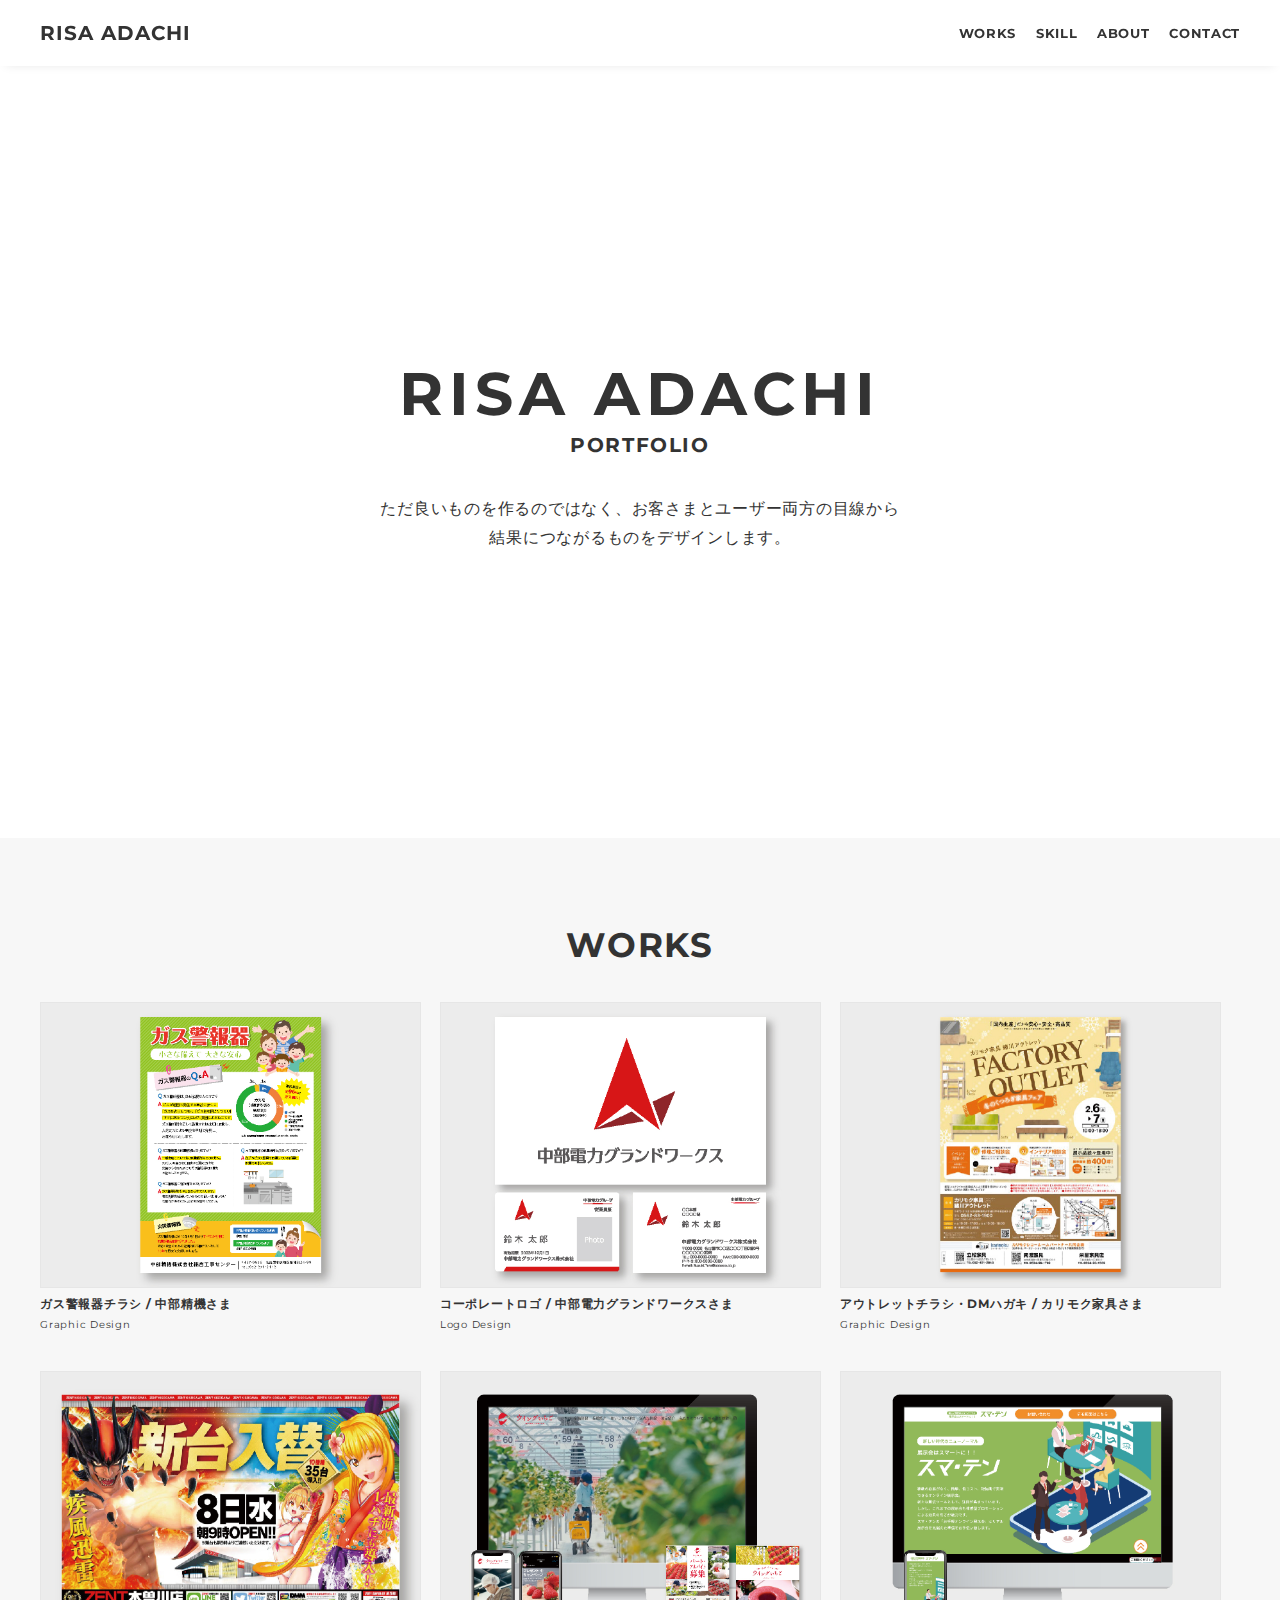
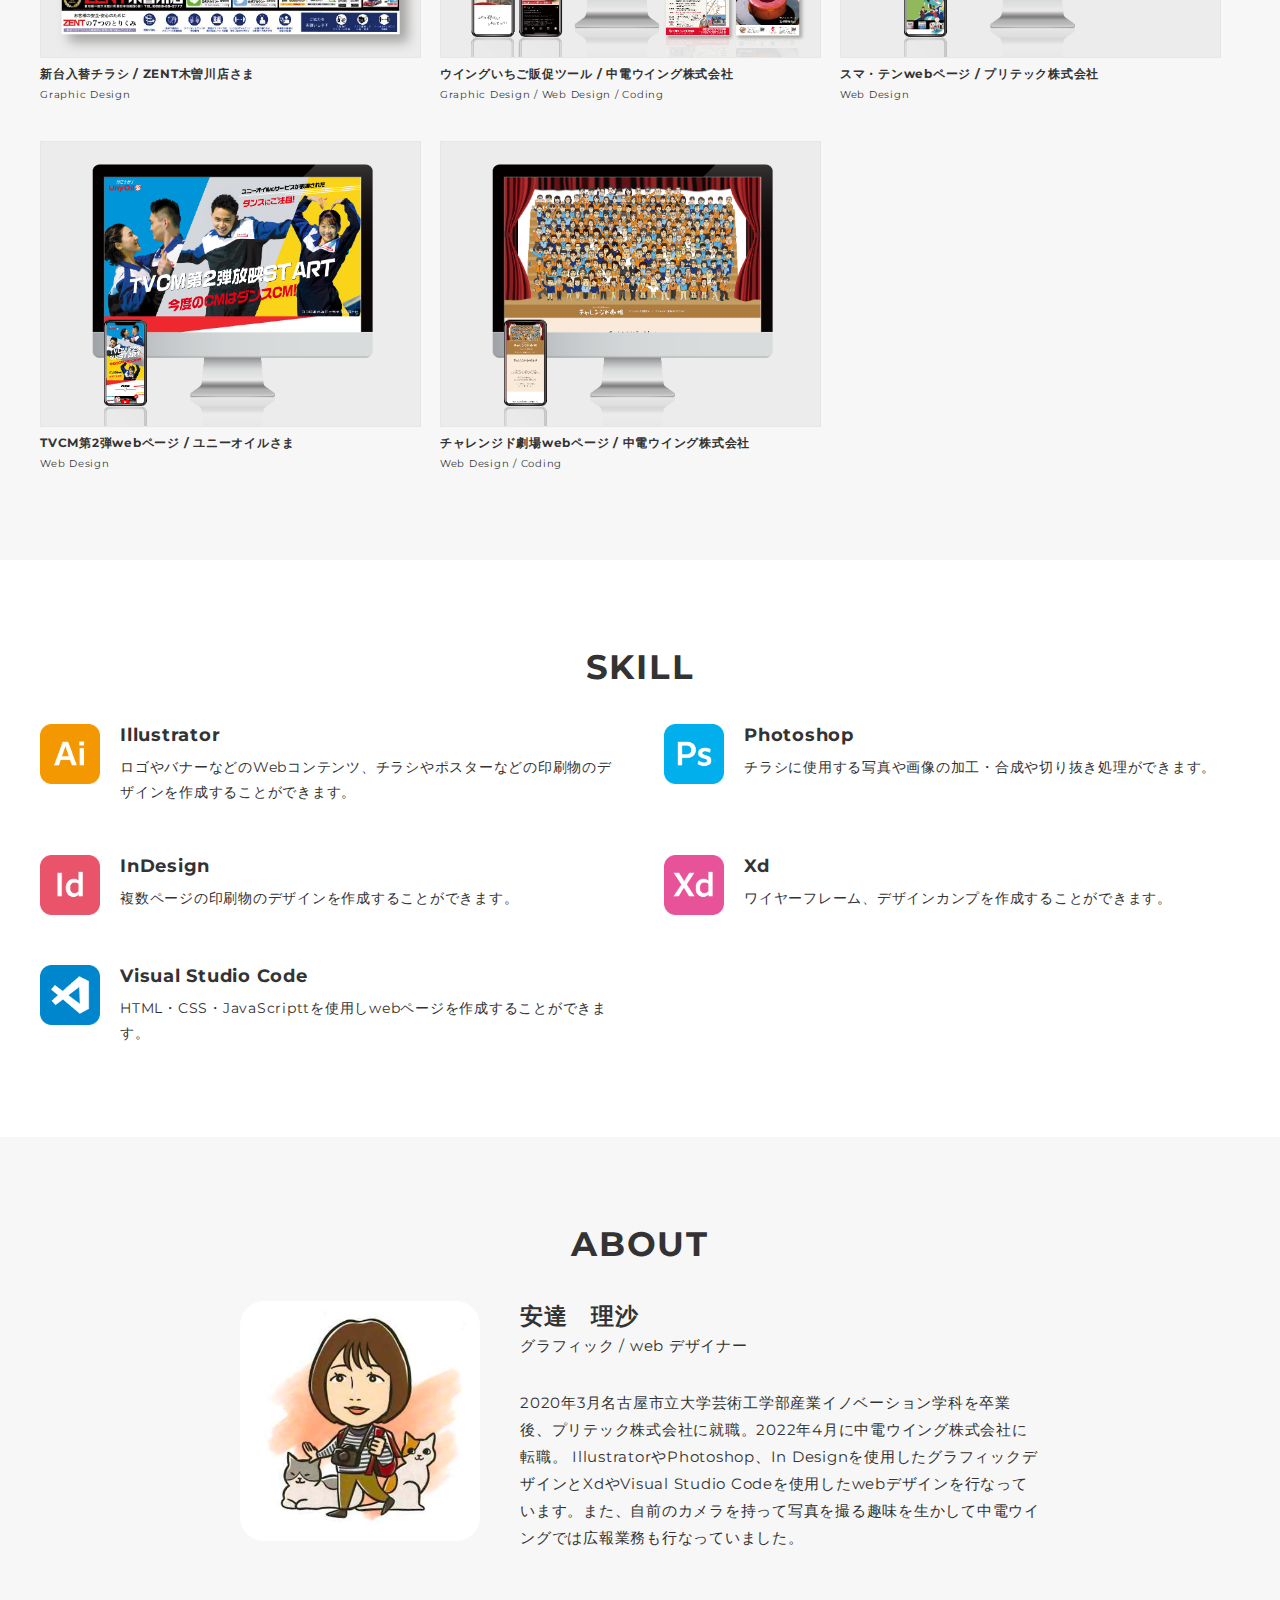
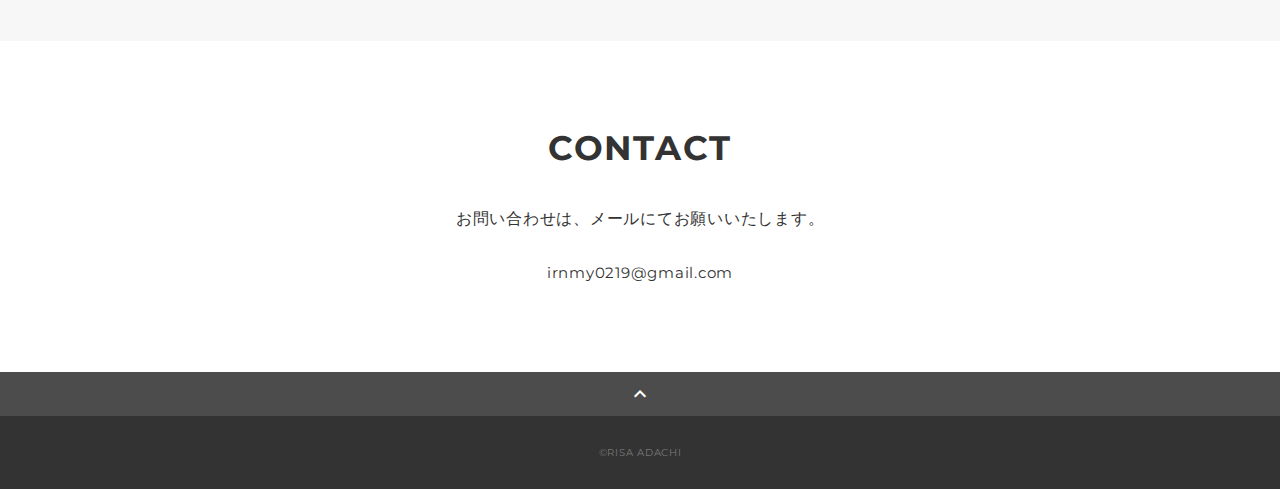
<file: index.html>
<!DOCTYPE html>
<html>

<head>
  <meta charset="utf-8">
  <meta name="viewport" content="width=device-width,initial-scale=1">
  <meta property='og:type' content='website'>
  <meta property='og:title' content='RISA ADACHI ポートフォリオ'>
  <meta property='og:url' content='URLが入る'>
  <meta property='og:description' content='RISA ADACHIのポートフォリオサイトです。'>
  <meta property="og:image" content="img/ogp.png">
  <meta name="description" content="RISA ADACHIのポートフォリオサイトです" />
  <title>RISA ADACHI PORTFOLIO</title>
  <link rel="preconnect" href="https://fonts.gstatic.com">
  <link href="https://fonts.googleapis.com/css2?family=Montserrat:wght@400;700&display=swap" rel="stylesheet">
  <link href="https://fonts.googleapis.com/css?family=Material+Icons+Outlined" rel="stylesheet">
  <link href="css/ress.css" media="all" rel="stylesheet" type="text/css" />
  <link href="css/style.css" media="all" rel="stylesheet" type="text/css" />
  <link rel="icon" href="img/favicon.png">
  <link rel=”canonical” href=”URLが入る” />
</head>

<body>
  <div class="wrapper">

    <!-- header -->
    <header class="header ">
      <div class="container">
        <h1 class="header-logo">
          <a href="./index.html">RISA ADACHI</a>
        </h1>
        <nav class="gnav">
          <ul class="gnav-list">
            <li class="gnav-item"><a href="#works">WORKS</a></li>
            <li class="gnav-item"><a href="#skill">SKILL</a></li>
            <li class="gnav-item"><a href="#about">ABOUT</a></li>
            <li class="gnav-item"><a href="#contact">CONTACT</a></li>
          </ul>
        </nav>
      </div>
    </header>
    <!-- /header -->

    <main class="content">

      <!-- mv -->
      <div class="mv">
        <div class="mv-container">
          <p class="mv-title">RISA ADACHI</p>
          <p class="mv-subtitle">PORTFOLIO</p>
          <p class="mv-text">
            ただ良いものを作るのではなく、<br class="sp-only">お客さまとユーザー両方の目線から<br>
            結果につながるものを<br class="sp-only">デザインします。<br>
          </p>
        </div>
      </div>
      <!-- /mv -->

      <!-- works -->
      <section class="works section" id="works">
        <div class="container">
          <h2 class="title">WORKS</h2>
          <div class="works-list">
            <a class="works-item" href="work1.html">
              <div class="works-img"><img src="img/work-01.jpg" alt="中部精機" /></div>
              <p class="works-name">ガス警報器チラシ / 中部精機さま</p>
              <p class="works-info">Graphic Design</p>
            </a>
            <a class="works-item" href="work2.html">
              <div class="works-img"><img src="img/work-02.jpg" alt="中部電力グランドワークス" /></div>
              <p class="works-name">コーポレートロゴ / 中部電力グランドワークスさま</p>
              <p class="works-info">Logo Design</p>
            </a>
            <a class="works-item" href="work3.html">
              <div class="works-img"><img src="img/work-03.jpg" alt="カリモク家具" /></div>
              <p class="works-name">アウトレットチラシ・DMハガキ / カリモク家具さま</p>
              <p class="works-info">Graphic Design</p>
            </a>
            <a class="works-item" href="work8.html">
              <div class="works-img"><img src="img/work-08.jpg" alt="ZENT木曽川店" /></div>
              <p class="works-name">新台入替チラシ / ZENT木曽川店さま</p>
              <p class="works-info">Graphic Design</p>
            </a>
            <a class="works-item" href="work7.html">
              <div class="works-img"><img src="img/work-07.jpg" alt="ウイングいちご" /></div>
              <p class="works-name">ウイングいちご販促ツール / 中電ウイング株式会社</p>
              <p class="works-info">Graphic Design / Web Design / Coding</p>
            </a>
            <a class="works-item" href="work4.html">
              <div class="works-img"><img src="img/work-04.jpg" alt="プリテック" /></div>
              <p class="works-name">スマ・テンwebページ / プリテック株式会社</p>
              <p class="works-info">Web Design</p>
            </a>
            <a class="works-item" href="work5.html">
              <div class="works-img"><img src="img/work-05.jpg" alt="ユニーオイル" /></div>
              <p class="works-name">TVCM第2弾webページ / ユニーオイルさま</p>
              <p class="works-info">Web Design</p>
            </a>
            <a class="works-item" href="work6.html">
              <div class="works-img"><img src="img/work-06.jpg" alt="チャレンジド劇場" /></div>
              <p class="works-name">チャレンジド劇場webページ / 中電ウイング株式会社</p>
              <p class="works-info">Web Design / Coding</p>
            </a>
          </div>
        </div>
      </section>
      <!-- /works -->

      <!-- skill -->
      <section class="skill section" id="skill">
        <div class="container">
          <h2 class="title">SKILL</h2>
          <div class="skill-list">
            <div class="skill-item">
              <p class="skill-img"><img src="img/icon-01.png" alt="イラレ"></p>
              <div class="skill-body">
                <h3 class="skill-name">Illustrator</h3>
                <p class="skill-text">
                  ロゴやバナーなどのWebコンテンツ、チラシやポスターなどの印刷物のデザインを作成することができます。
                </p>
              </div>
            </div>
            <div class="skill-item">
              <p class="skill-img"><img src="img/icon-02.png" alt="フォトショ"></p>
              <div class="skill-body">
                <h3 class="skill-name">Photoshop</h3>
                <p class="skill-text">
                  チラシに使用する写真や画像の加工・合成や切り抜き処理ができます。
                </p>
              </div>
            </div>
            <div class="skill-item">
              <p class="skill-img"><img src="img/icon-04.png" alt="インデ"></p>
              <div class="skill-body">
                <h3 class="skill-name">InDesign</h3>
                <p class="skill-text">
                  複数ページの印刷物のデザインを作成することができます。
                </p>
              </div>
            </div>
            <div class="skill-item">
              <p class="skill-img"><img src="img/icon-03.png" alt="Xd"></p>
              <div class="skill-body">
                <h3 class="skill-name">Xd</h3>
                <p class="skill-text">
                  ワイヤーフレーム、デザインカンプを作成することができます。
                </p>
              </div>
            </div>
            <div class="skill-item">
              <p class="skill-img"><img src="img/icon-05.png" alt="VSC"></p>
              <div class="skill-body">
                <h3 class="skill-name">Visual Studio Code</h3>
                <p class="skill-text">
                  HTML・CSS・JavaScripttを使用しwebページを作成することができます。
                </p>
              </div>
            </div>
          </div>
        </div>
      </section>
      <!-- /skill -->

      <!-- about -->
      <section class="about section" id="about">
        <div class="container">
          <h2 class="title">ABOUT</h2>
          <div class="profile">
            <p class="profile-img">
              <img src="img/my.png" alt="">
            </p>
            <div class="profile-body">
              <h2>安達　理沙</h2>
              <p>
                グラフィック / web デザイナー
              </p>
              <p>
                2020年3月名古屋市立大学芸術工学部産業イノベーション学科を卒業後、プリテック株式会社に就職。2022年4月に中電ウイング株式会社に転職。
                IllustratorやPhotoshop、In Designを使用したグラフィックデザインとXdやVisual Studio Codeを使用したwebデザインを行なっています。また、自前のカメラを持って写真を撮る趣味を生かして中電ウイングでは広報業務も行なっていました。
              </p>
            </div>
          </div>
        </div>
      </section>
      <!-- /about -->

      <!-- contact -->
      <section class="contact section" id="contact">
        <div class="container">
          <h2 class="title">CONTACT</h2>
          <p class="lead">
            お問い合わせは、<br class="sp-only">メールにてお願いいたします。
          </p>
          <div class="contact-list">
            <span class="contact-item">irnmy0219@gmail.com</span>
          </div>
        </div>
      </section>
      <!-- /contact -->
      <div class="page-top" id="js-page-top">
        <span class="material-icons-outlined">expand_less</span>
      </div>
    </main>

    <!-- footer -->
    <footer class="footer">
      <div class="copyright">&copy;RISA ADACHI</div>
    </footer>
    <!-- /footer -->

  </div>
  <script src="https://ajax.googleapis.com/ajax/libs/jquery/3.6.0/jquery.min.js"></script>
  <script type='text/javascript' src="js/script.js"></script>
</body>

</html>
</file>
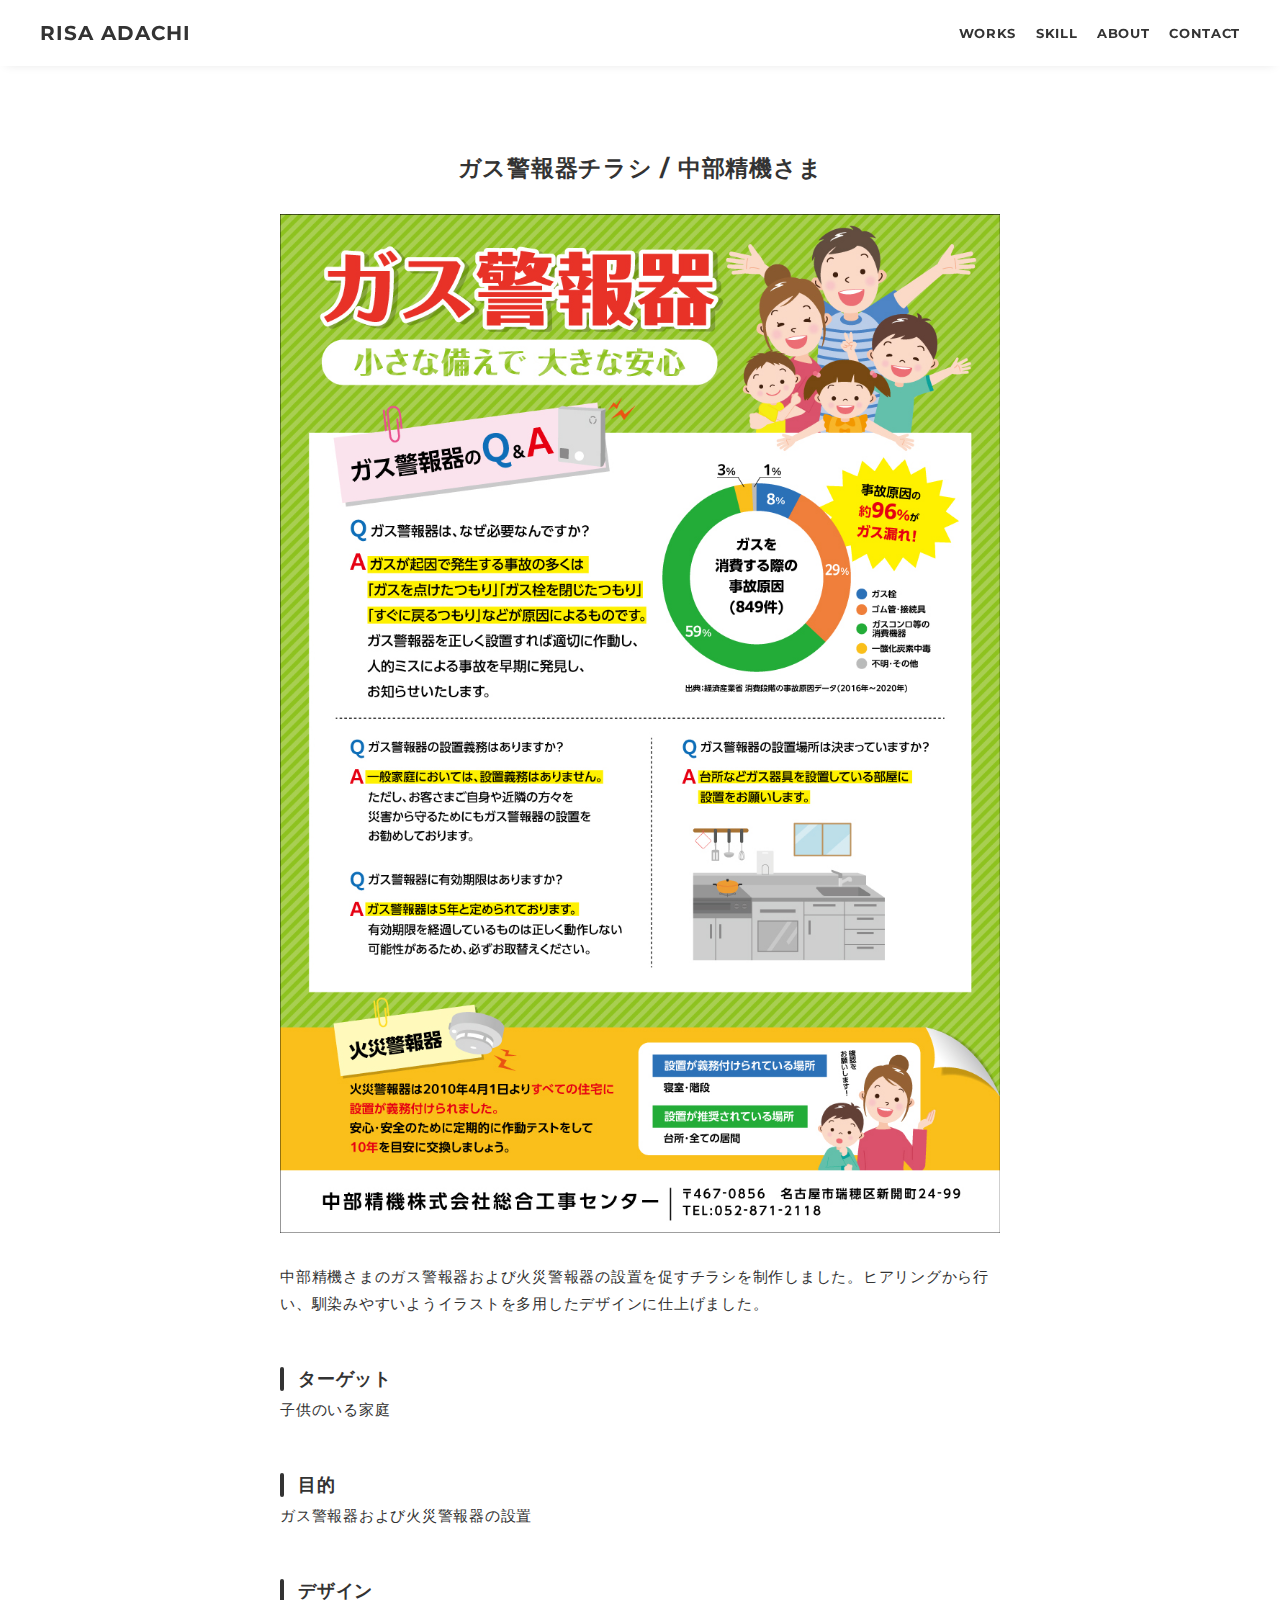
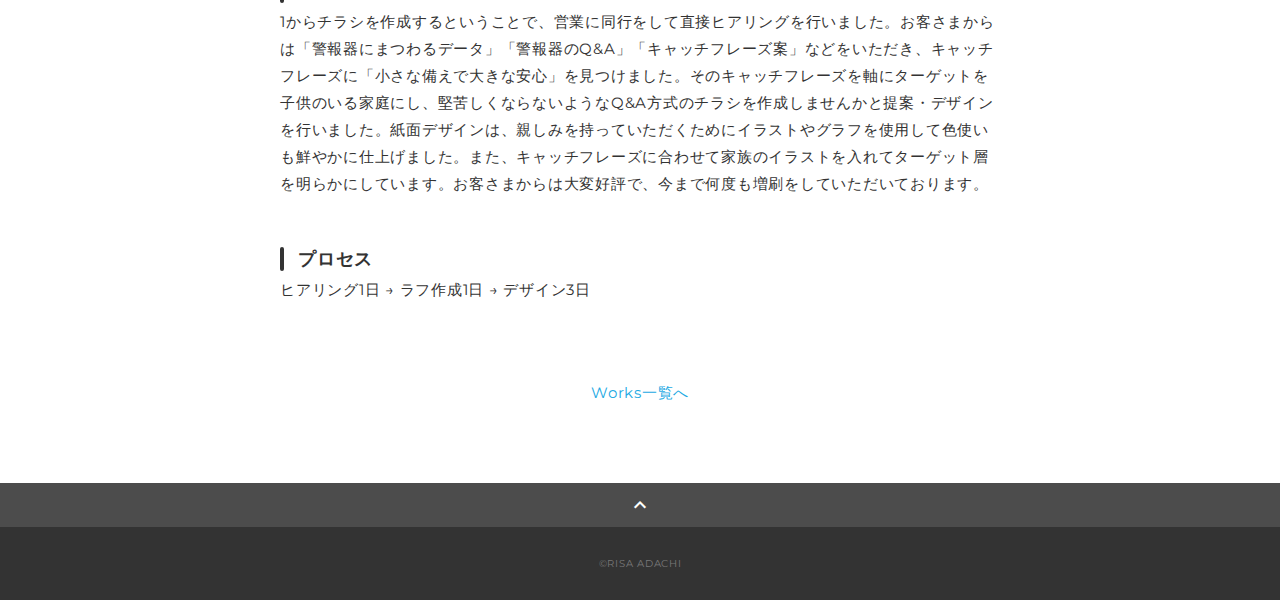
<file: work1.html>
<!DOCTYPE html>
<html>
<head>
  <meta charset="utf-8">
  <meta name="viewport" content="width=device-width,initial-scale=1">
  <meta property='og:type' content='website'>
  <meta property='og:title' content='RISA ADACHI ポートフォリオ'>
  <meta property='og:url' content='URLが入る'>
  <meta property='og:description' content='RISA ADACHIのポートフォリオサイトです。'>
  <meta property="og:image" content="img/ogp.png">
  <meta name="description" content="RISA ADACHIのポートフォリオサイトです" />
  <title>RISA ADACHI PORTFOLIO</title>
  <link rel="preconnect" href="https://fonts.gstatic.com">
  <link href="https://fonts.googleapis.com/css2?family=Montserrat:wght@400;700&display=swap" rel="stylesheet">
  <link href="https://fonts.googleapis.com/css?family=Material+Icons+Outlined" rel="stylesheet">
  <link href="css/ress.css" media="all" rel="stylesheet" type="text/css" />
  <link href="css/style.css" media="all" rel="stylesheet" type="text/css" />
  <link rel="icon" href="img/favicon.png">
  <link rel=”canonical” href=”URLが入る” />
</head>

<body>
  <div class="wrapper">

    <!-- header -->
    <header class="header ">
      <div class="container">
        <h1 class="header-logo">
          <a href="./index.html">RISA ADACHI</a>
        </h1>
        <nav class="gnav">
          <ul class="gnav-list">
            <li class="gnav-item"><a href="./index.html#works">WORKS</a></li>
            <li class="gnav-item"><a href="./index.html#skill">SKILL</a></li>
            <li class="gnav-item"><a href="./index.html#about">ABOUT</a></li>
            <li class="gnav-item"><a href="./index.html#contact">CONTACT</a></li>
          </ul>
        </nav>
      </div>
    </header>
    <!-- /header -->

    <main class="content">

      <article class="article">
        <div class="article-container">
          <h2 class="article-title">ガス警報器チラシ / 中部精機さま</h2>
          <div class="article-body">
            <p>
              <img src="img/work1-1.jpg" alt="中部精機">
            </p>
            <p>
              中部精機さまのガス警報器および火災警報器の設置を促すチラシを制作しました。ヒアリングから行い、馴染みやすいようイラストを多用したデザインに仕上げました。
            </p>
            <h3>ターゲット</h3>
            <p>子供のいる家庭</p>
            <h3>目的</h3>
            <p>ガス警報器および火災警報器の設置</p>
            <h3>デザイン</h3>
            <p>
              1からチラシを作成するということで、営業に同行をして直接ヒアリングを行いました。お客さまからは「警報器にまつわるデータ」「警報器のQ&A」「キャッチフレーズ案」などをいただき、キャッチフレーズに「小さな備えで大きな安心」を見つけました。そのキャッチフレーズを軸にターゲットを子供のいる家庭にし、堅苦しくならないようなQ&A方式のチラシを作成しませんかと提案・デザインを行いました。紙面デザインは、親しみを持っていただくためにイラストやグラフを使用して色使いも鮮やかに仕上げました。また、キャッチフレーズに合わせて家族のイラストを入れてターゲット層を明らかにしています。お客さまからは大変好評で、今まで何度も増刷をしていただいております。
            </p>
            <h3>プロセス</h3>
            <p>
              ヒアリング1日 → ラフ作成1日 → デザイン3日
            </p>
          </div>
          <div class="home-link">
            <a href="./index.html#works">Works一覧へ</a>
          </div>
        </div>
      </article>

      <div class="page-top" id="js-page-top">
        <span class="material-icons-outlined">expand_less</span>
      </div>
    </main>

    <!-- footer -->
    <footer class="footer">
      <div class="copyright">&copy;RISA ADACHI</div>
    </footer>
    <!-- /footer -->

  </div>
  <script src="https://ajax.googleapis.com/ajax/libs/jquery/3.5.1/jquery.min.js"></script>
  <script type='text/javascript' src="js/script.js"></script>
</body>
</html>
</file>
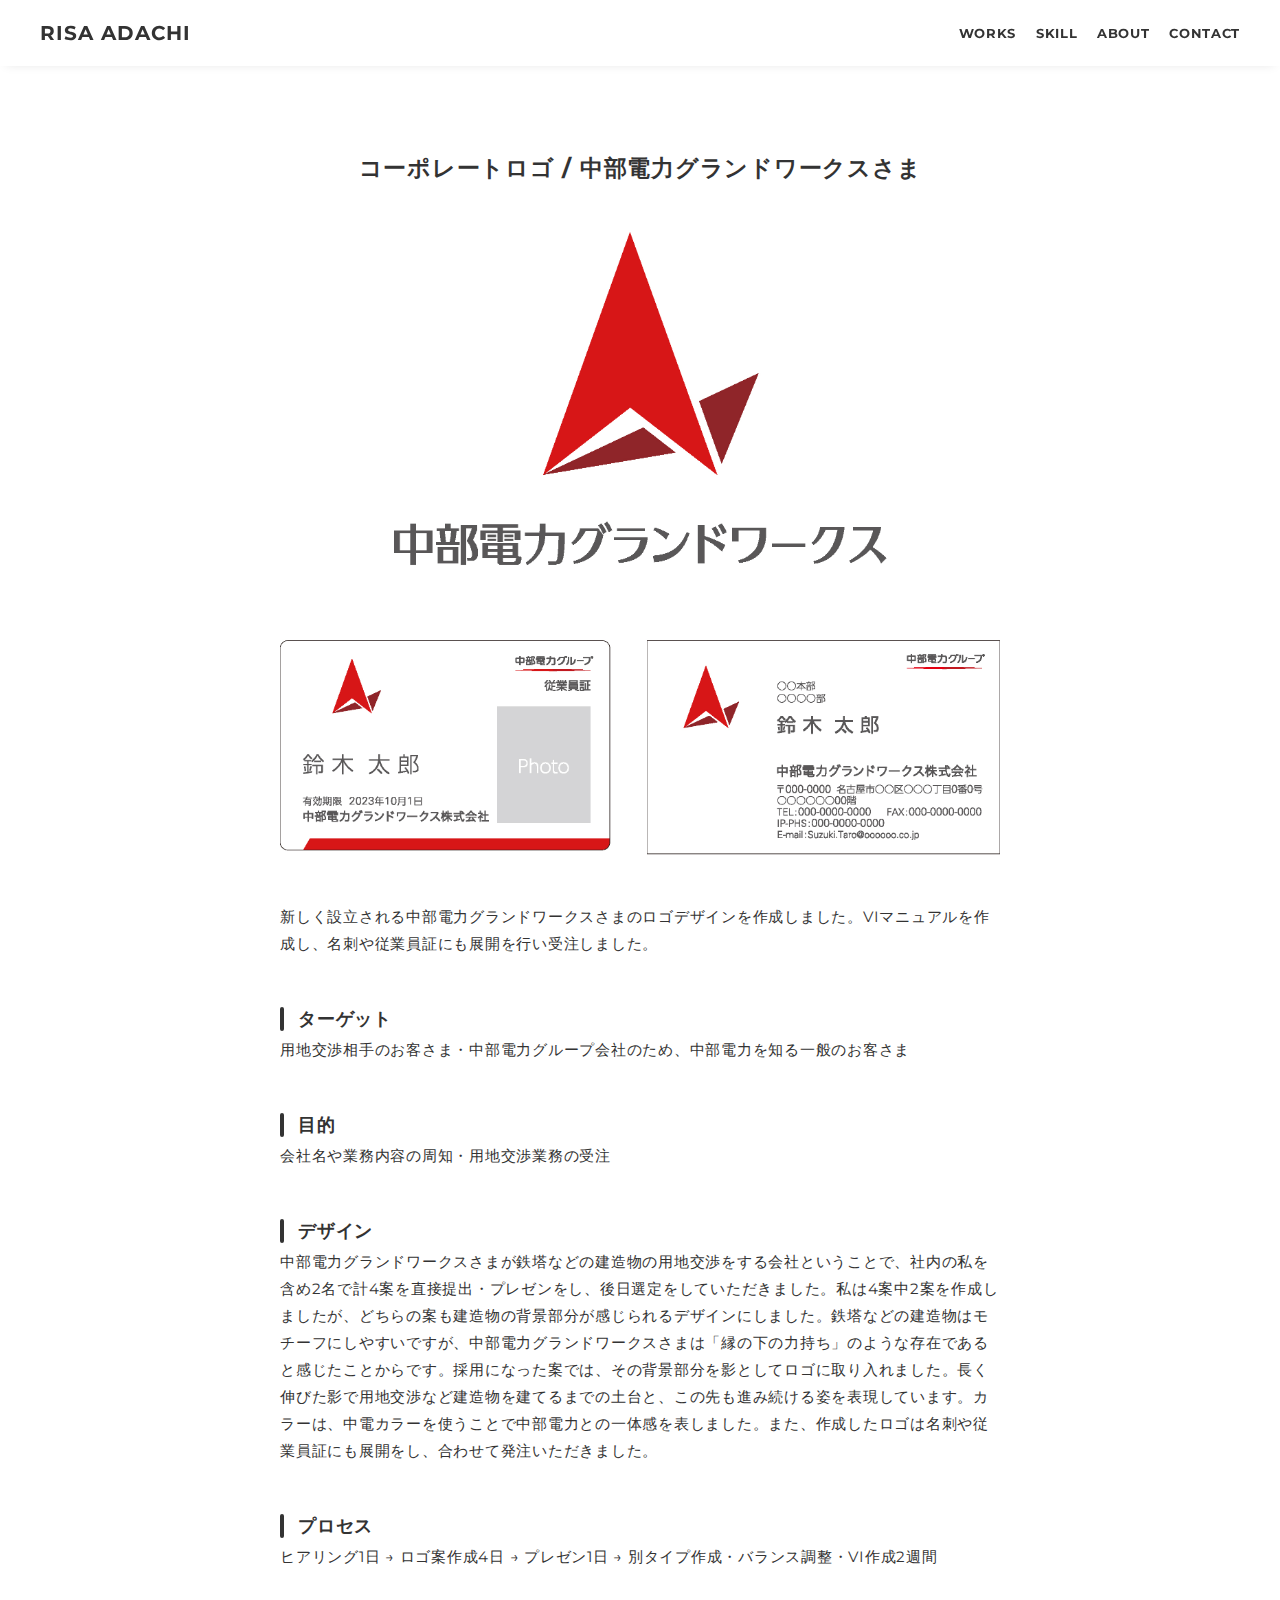
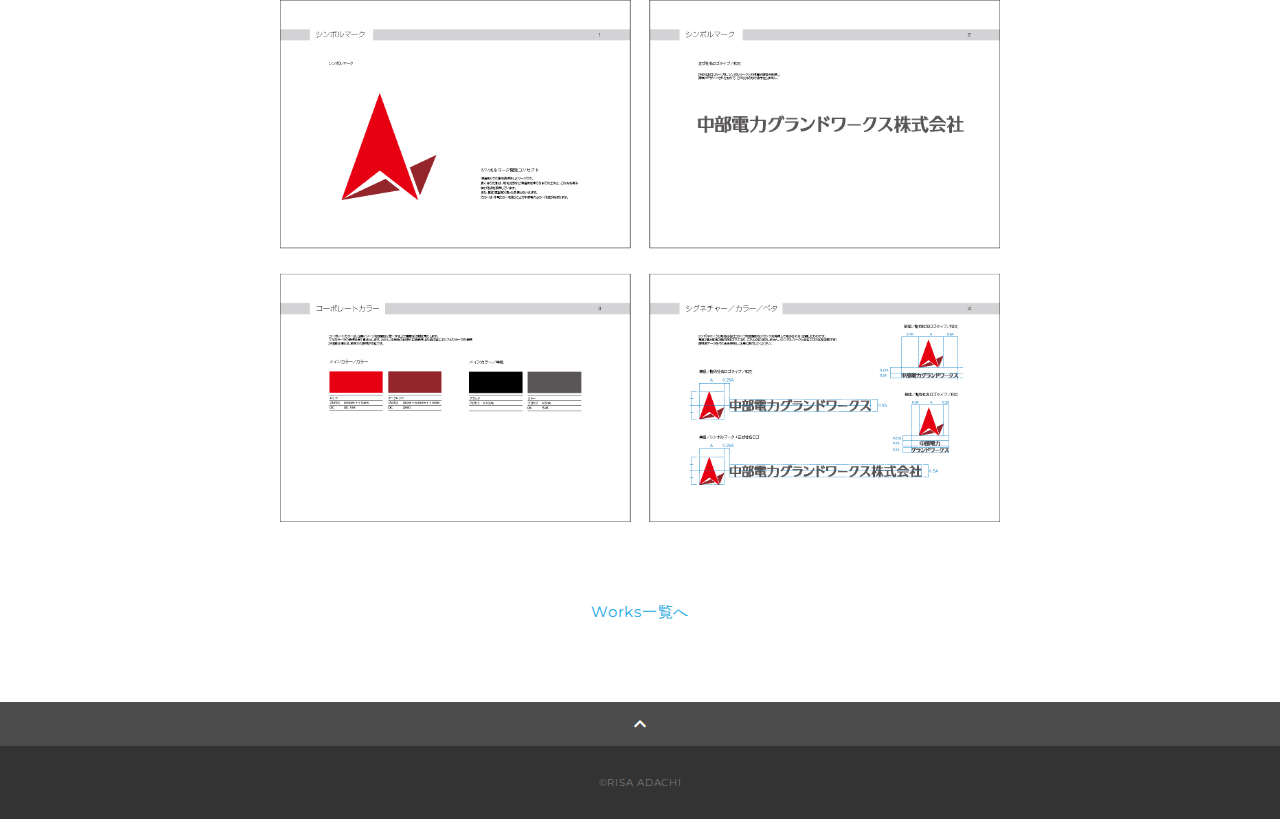
<file: work2.html>
<!DOCTYPE html>
<html>
<head>
  <meta charset="utf-8">
  <meta name="viewport" content="width=device-width,initial-scale=1">
  <meta property='og:type' content='website'>
  <meta property='og:title' content='RISA ADACHI ポートフォリオ'>
  <meta property='og:url' content='URLが入る'>
  <meta property='og:description' content='RISA ADACHIのポートフォリオサイトです。'>
  <meta property="og:image" content="img/ogp.png">
  <meta name="description" content="RISA ADACHIのポートフォリオサイトです" />
  <title>RISA ADACHI PORTFOLIO</title>
  <link rel="preconnect" href="https://fonts.gstatic.com">
  <link href="https://fonts.googleapis.com/css2?family=Montserrat:wght@400;700&display=swap" rel="stylesheet">
  <link href="https://fonts.googleapis.com/css?family=Material+Icons+Outlined" rel="stylesheet">
  <link href="css/ress.css" media="all" rel="stylesheet" type="text/css" />
  <link href="css/style.css" media="all" rel="stylesheet" type="text/css" />
  <link rel="icon" href="img/favicon.png">
  <link rel=”canonical” href=”URLが入る” />
</head>

<body>
  <div class="wrapper">

    <!-- header -->
    <header class="header ">
      <div class="container">
        <h1 class="header-logo">
          <a href="./index.html">RISA ADACHI</a>
        </h1>
        <nav class="gnav">
          <ul class="gnav-list">
            <li class="gnav-item"><a href="./index.html#works">WORKS</a></li>
            <li class="gnav-item"><a href="./index.html#skill">SKILL</a></li>
            <li class="gnav-item"><a href="./index.html#about">ABOUT</a></li>
            <li class="gnav-item"><a href="./index.html#contact">CONTACT</a></li>
          </ul>
        </nav>
      </div>
    </header>
    <!-- /header -->

    <main class="content">

      <article class="article">
        <div class="article-container">
          <h2 class="article-title">コーポレートロゴ  / 中部電力グランドワークスさま </h2>
          <div class="article-body">
            <p>
              <img src="img/work2-1.jpg" alt="">
            </p>
            <p>
              新しく設立される中部電力グランドワークスさまのロゴデザインを作成しました。VIマニュアルを作成し、名刺や従業員証にも展開を行い受注しました。
            </p>
            <h3>ターゲット</h3>
            <p>用地交渉相手のお客さま・中部電力グループ会社のため、中部電力を知る一般のお客さま</p>
            <h3>目的</h3>
            <p>会社名や業務内容の周知・用地交渉業務の受注</p>
            <h3>デザイン</h3>
            <p>中部電力グランドワークスさまが鉄塔などの建造物の用地交渉をする会社ということで、社内の私を含め2名で計4案を直接提出・プレゼンをし、後日選定をしていただきました。私は4案中2案を作成しましたが、どちらの案も建造物の背景部分が感じられるデザインにしました。鉄塔などの建造物はモチーフにしやすいですが、中部電力グランドワークスさまは「縁の下の力持ち」のような存在であると感じたことからです。採用になった案では、その背景部分を影としてロゴに取り入れました。長く伸びた影で用地交渉など建造物を建てるまでの土台と、この先も進み続ける姿を表現しています。カラーは、中電カラーを使うことで中部電力との一体感を表しました。また、作成したロゴは名刺や従業員証にも展開をし、合わせて発注いただきました。</p>
            <h3>プロセス</h3>
            <p>ヒアリング1日 → ロゴ案作成4日 → プレゼン1日 → 別タイプ作成・バランス調整・VI作成2週間</p>
            <img src="img/work2-2.jpg" alt="">
          </div>
          <div class="home-link">
            <a href="./index.html#works">Works一覧へ</a>
          </div>
        </div>
      </article>

      <div class="page-top" id="js-page-top">
        <span class="material-icons-outlined">expand_less</span>
      </div>
    </main>

    <!-- footer -->
    <footer class="footer">
      <div class="copyright">&copy;RISA ADACHI</div>
    </footer>
    <!-- /footer -->

  </div>
  <script src="https://ajax.googleapis.com/ajax/libs/jquery/3.5.1/jquery.min.js"></script>
  <script type='text/javascript' src="js/script.js"></script>
</body>
</html>
</file>
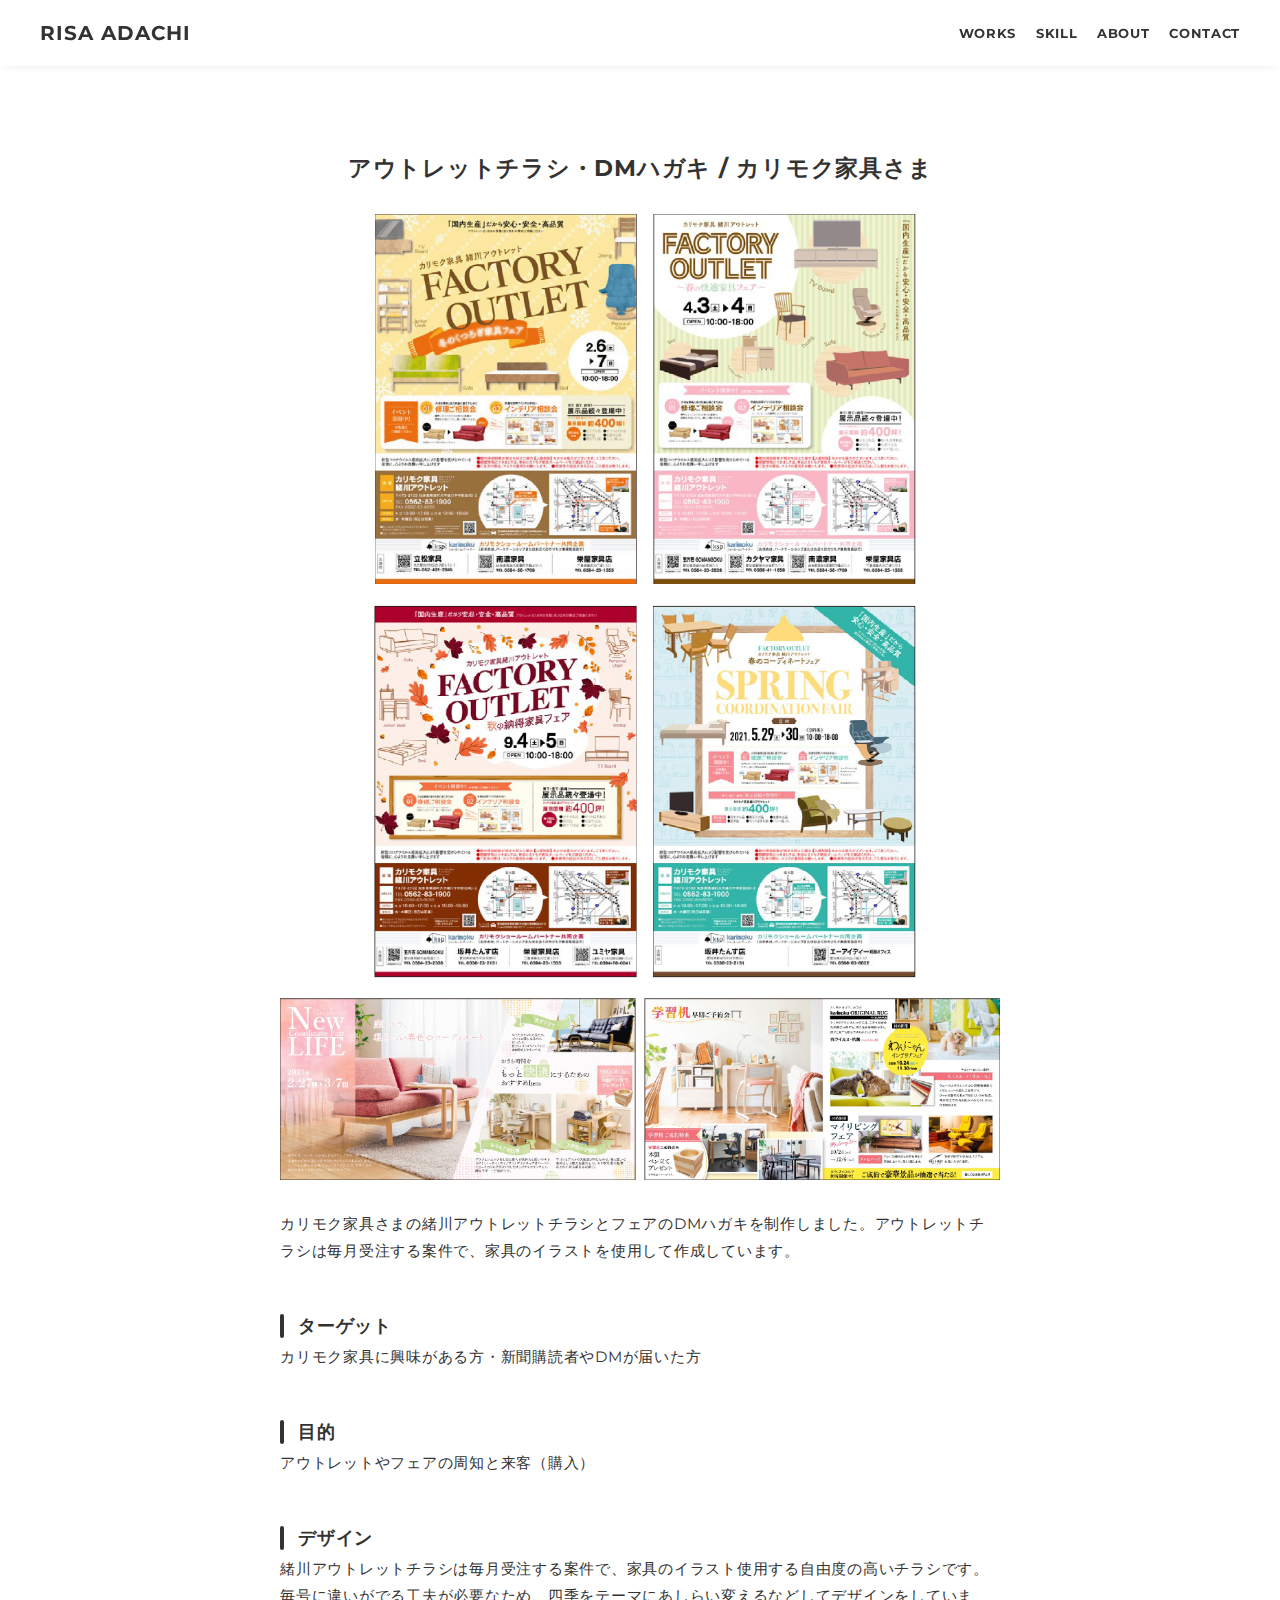
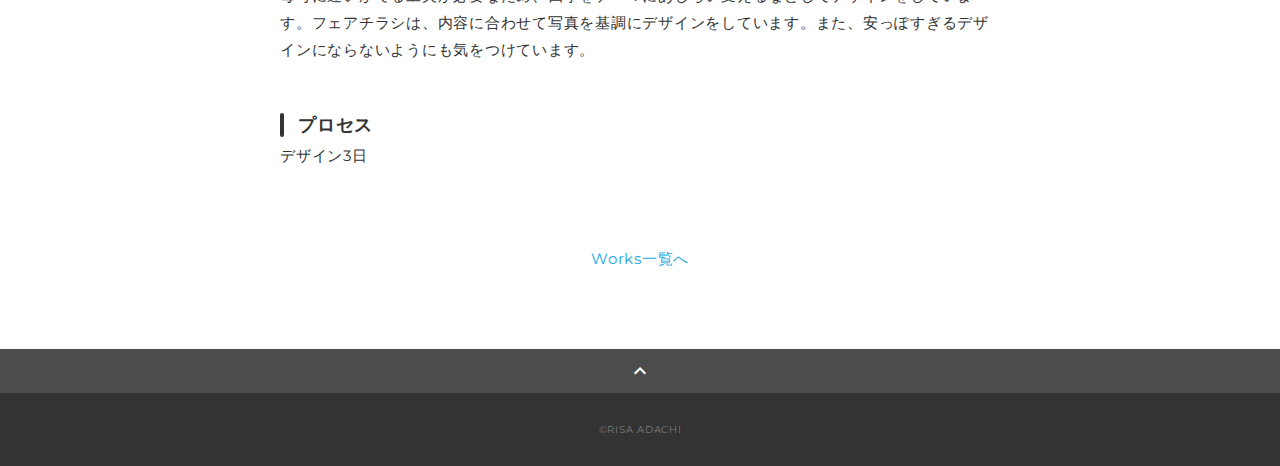
<file: work3.html>
<!DOCTYPE html>
<html>
<head>
  <meta charset="utf-8">
  <meta name="viewport" content="width=device-width,initial-scale=1">
  <meta property='og:type' content='website'>
  <meta property='og:title' content='RISA ADACHI ポートフォリオ'>
  <meta property='og:url' content='URLが入る'>
  <meta property='og:description' content='RISA ADACHIのポートフォリオサイトです。'>
  <meta property="og:image" content="img/ogp.png">
  <meta name="description" content="RISA ADACHIのポートフォリオサイトです" />
  <title>RISA ADACHI PORTFOLIO</title>
  <link rel="preconnect" href="https://fonts.gstatic.com">
  <link href="https://fonts.googleapis.com/css2?family=Montserrat:wght@400;700&display=swap" rel="stylesheet">
  <link href="https://fonts.googleapis.com/css?family=Material+Icons+Outlined" rel="stylesheet">
  <link href="css/ress.css" media="all" rel="stylesheet" type="text/css" />
  <link href="css/style.css" media="all" rel="stylesheet" type="text/css" />
  <link rel="icon" href="img/favicon.png">
  <link rel=”canonical” href=”URLが入る” />
</head>

<body>
  <div class="wrapper">

    <!-- header -->
    <header class="header ">
      <div class="container">
        <h1 class="header-logo">
          <a href="./index.html">RISA ADACHI</a>
        </h1>
        <nav class="gnav">
          <ul class="gnav-list">
            <li class="gnav-item"><a href="./index.html#works">WORKS</a></li>
            <li class="gnav-item"><a href="./index.html#skill">SKILL</a></li>
            <li class="gnav-item"><a href="./index.html#about">ABOUT</a></li>
            <li class="gnav-item"><a href="./index.html#contact">CONTACT</a></li>
          </ul>
        </nav>
      </div>
    </header>
    <!-- /header -->

    <main class="content">

      <article class="article">
        <div class="article-container">
          <h2 class="article-title">アウトレットチラシ・DMハガキ / カリモク家具さま</h2>
          <div class="article-body">
            <p>
              <img src="img/work3-1.jpg" alt="">
            </p>
            <p>
              カリモク家具さまの緒川アウトレットチラシとフェアのDMハガキを制作しました。アウトレットチラシは毎月受注する案件で、家具のイラストを使用して作成しています。
            </p>
            <h3>ターゲット</h3>
            <p>カリモク家具に興味がある方・新聞購読者やDMが届いた方</p>
            <h3>目的</h3>
            <p>アウトレットやフェアの周知と来客（購入）</p>
            <h3>デザイン</h3>
            <p>緒川アウトレットチラシは毎月受注する案件で、家具のイラスト使用する自由度の高いチラシです。毎号に違いがでる工夫が必要なため、四季をテーマにあしらい変えるなどしてデザインをしています。フェアチラシは、内容に合わせて写真を基調にデザインをしています。また、安っぽすぎるデザインにならないようにも気をつけています。</p>
            <h3>プロセス</h3>
            <p>
              デザイン3日
            </p>
          </div>
          <div class="home-link">
            <a href="./index.html#works">Works一覧へ</a>
          </div>
        </div>
      </article>

      <div class="page-top" id="js-page-top">
        <span class="material-icons-outlined">expand_less</span>
      </div>
    </main>

    <!-- footer -->
    <footer class="footer">
      <div class="copyright">&copy;RISA ADACHI</div>
    </footer>
    <!-- /footer -->

  </div>
  <script src="https://ajax.googleapis.com/ajax/libs/jquery/3.5.1/jquery.min.js"></script>
  <script type='text/javascript' src="js/script.js"></script>
</body>
</html>
</file>
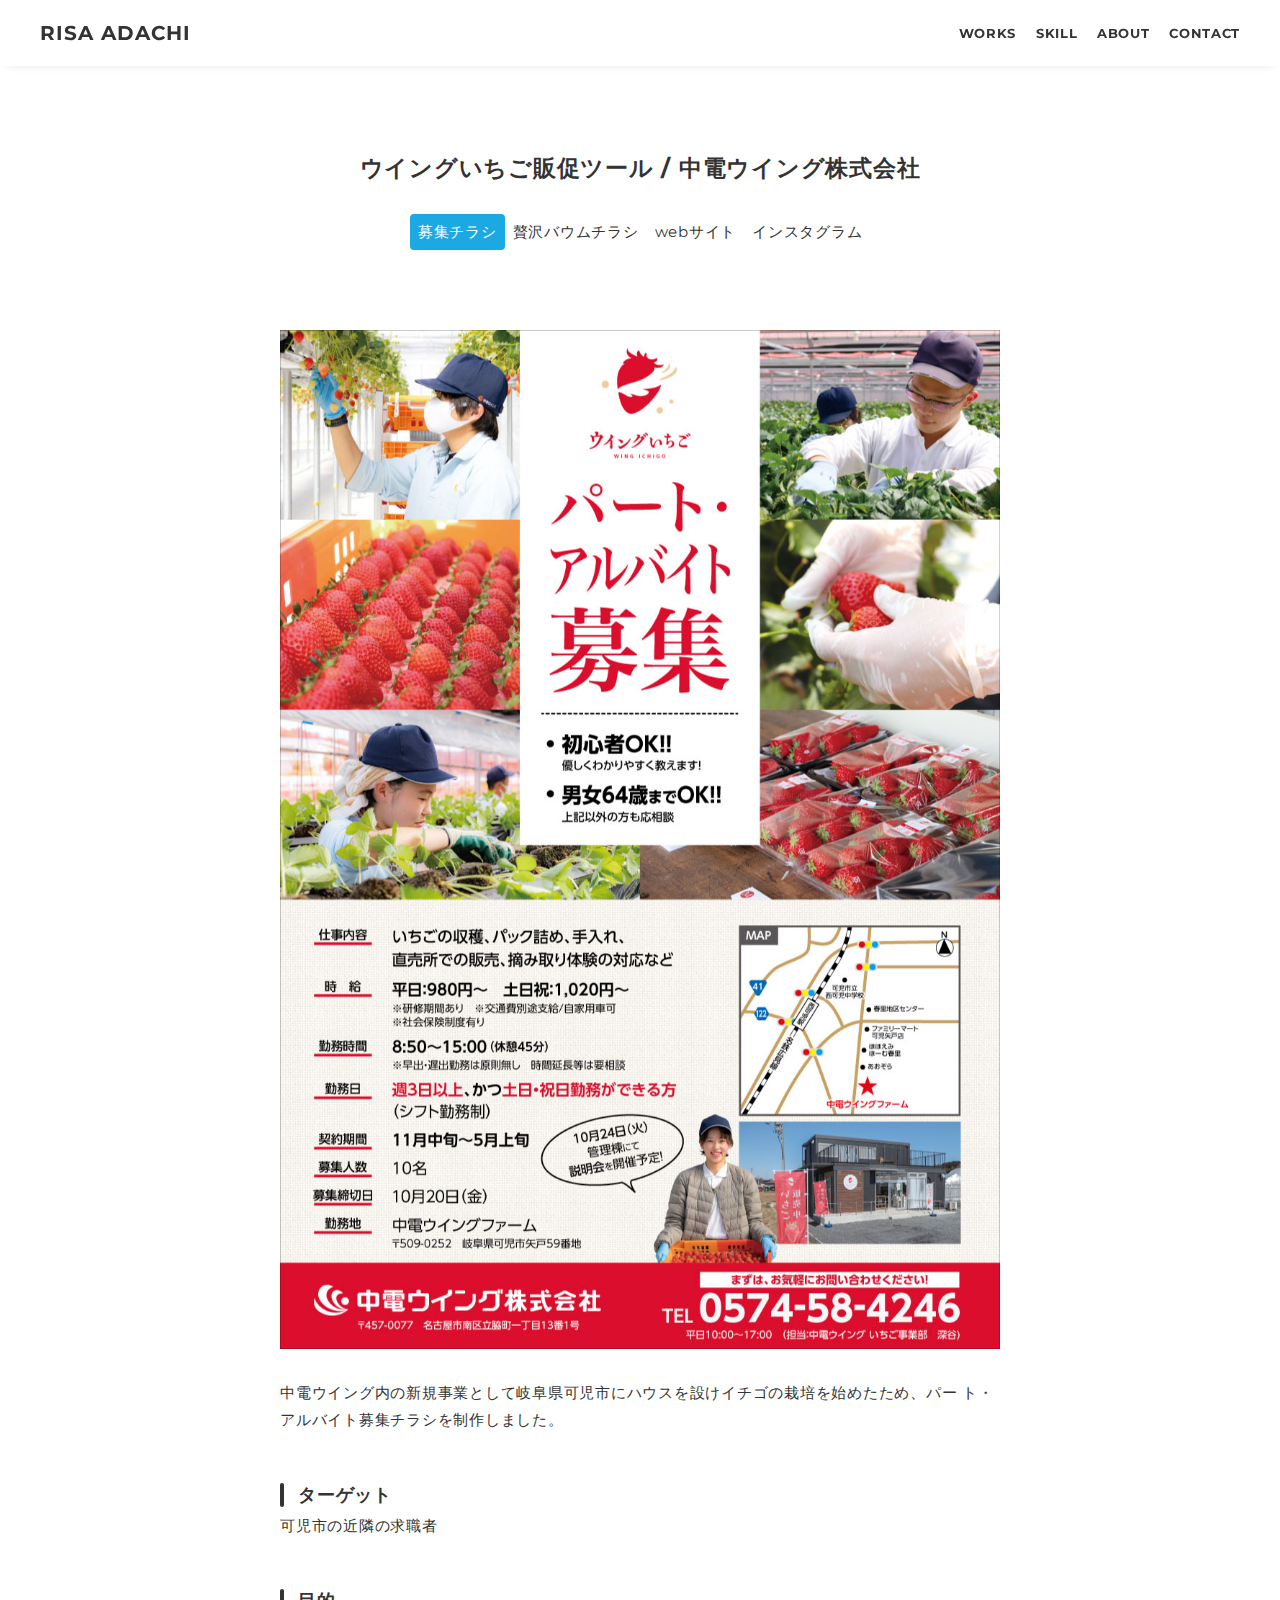
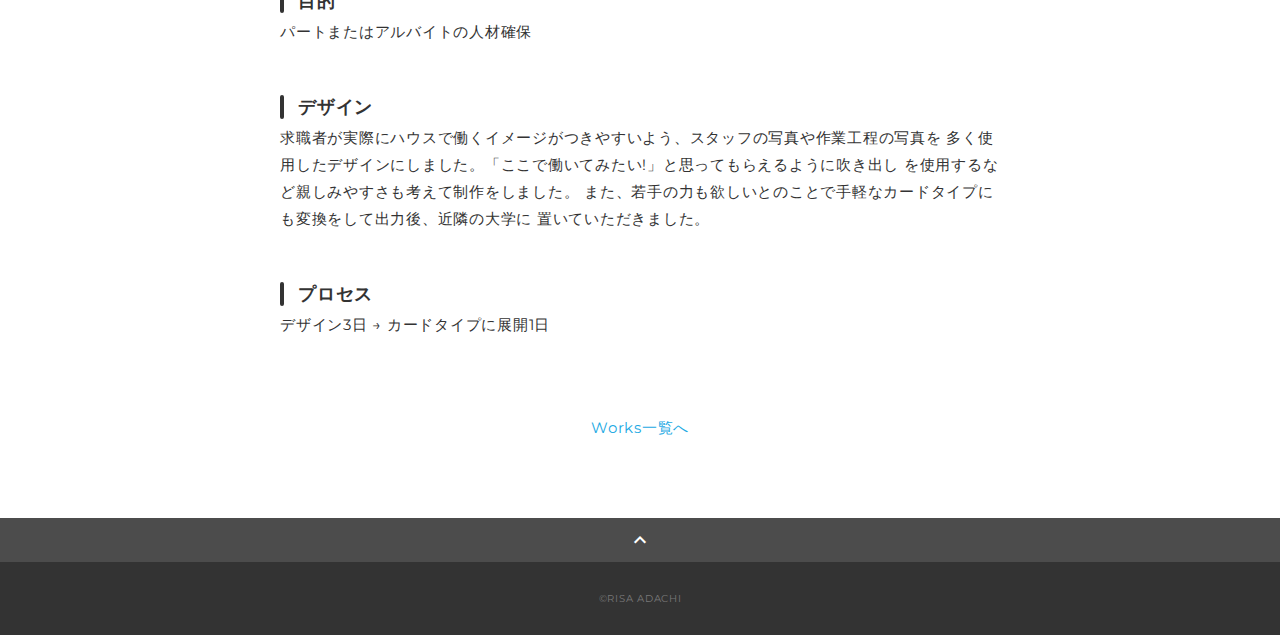
<file: work7.html>
<!DOCTYPE html>
<html>

<head>
  <meta charset="utf-8">
  <meta name="viewport" content="width=device-width,initial-scale=1">
  <meta property='og:type' content='website'>
  <meta property='og:title' content='RISA ADACHI ポートフォリオ'>
  <meta property='og:url' content='URLが入る'>
  <meta property='og:description' content='RISA ADACHIのポートフォリオサイトです。'>
  <meta property="og:image" content="img/ogp.png">
  <meta name="description" content="RISA ADACHIのポートフォリオサイトです" />
  <title>RISA ADACHI PORTFOLIO</title>
  <link rel="preconnect" href="https://fonts.gstatic.com">
  <link href="https://fonts.googleapis.com/css2?family=Montserrat:wght@400;700&display=swap" rel="stylesheet">
  <link href="https://fonts.googleapis.com/css?family=Material+Icons+Outlined" rel="stylesheet">
  <link href="css/ress.css" media="all" rel="stylesheet" type="text/css" />
  <link href="css/style.css" media="all" rel="stylesheet" type="text/css" />
  <link rel="icon" href="img/favicon.png">
  <link rel=”canonical” href=”URLが入る” />
</head>

<body>
  <div class="wrapper">

    <!-- header -->
    <header class="header ">
      <div class="container">
        <h1 class="header-logo">
          <a href="./index.html">RISA ADACHI</a>
        </h1>
        <nav class="gnav">
          <ul class="gnav-list">
            <li class="gnav-item"><a href="./index.html#works">WORKS</a></li>
            <li class="gnav-item"><a href="./index.html#skill">SKILL</a></li>
            <li class="gnav-item"><a href="./index.html#about">ABOUT</a></li>
            <li class="gnav-item"><a href="./index.html#contact">CONTACT</a></li>
          </ul>
        </nav>
      </div>
    </header>
    <!-- /header -->

    <main class="content">

      <article class="article">
        <div class="article-container">
          <h2 class="article-title">ウイングいちご販促ツール / 中電ウイング株式会社</h2>
          <div class="article-body">
            <div class="container2">
              <ul class="menu">
                <li><a href="#" class="active" data-id="7-1">募集チラシ</a></li>
                <li><a href="#" data-id="7-2">贅沢バウムチラシ</a></li>
                <li><a href="#" data-id="7-3">webサイト</a></li>
                <li><a href="#" data-id="7-4">インスタグラム</a></li>
              </ul>

              <!-- 募集チラシ -->
              <section class="content2 active" id="7-1">
                <p>
                  <img src="img/work7-1-1.jpg" alt="">
                </p>
                <p>
                  中電ウイング内の新規事業として岐阜県可児市にハウスを設けイチゴの栽培を始めたため、パー ト・アルバイト募集チラシを制作しました。
                </p>
                <h3>ターゲット</h3>
                <p>可児市の近隣の求職者</p>
                <h3>目的</h3>
                <p>パートまたはアルバイトの人材確保</p>
                <h3>デザイン</h3>
                <p>
                  求職者が実際にハウスで働くイメージがつきやすいよう、スタッフの写真や作業工程の写真を 多く使用したデザインにしました。「ここで働いてみたい!」と思ってもらえるように吹き出し
                  を使用するなど親しみやすさも考えて制作をしました。 また、若手の力も欲しいとのことで手軽なカードタイプにも変換をして出力後、近隣の大学に 置いていただきました。
                </p>
                <h3>プロセス</h3>
                <p>デザイン3日 → カードタイプに展開1日</p>
              </section>

              <!-- 贅沢バウムチラシ -->
              <section class="content2" id="7-2">
                <p>
                  <img src="img/work7-2-1.jpg" alt="">
                </p>
                <p>
                  ココトモファームとウイングいちごのコラボ商品である「贅沢バウムウイングいちご」のチラ シを制作しました。
                </p>
                <h3>ターゲット</h3>
                <p>犬山に観光に訪れた方・ココトモファームを知る方・インスタをフォローしている方・直売所を訪れる方</p>
                <h3>目的</h3>
                <p>ウイングいちご・贅沢バウムの認知拡大と販売促進</p>
                <h3>デザイン</h3>
                <p>
                  「贅沢バウム」の名前に合わせて明朝体のフォントを縦書きに使用したリッチデザインにしまし た。また、ココトモファームのお米とウイングいちごのコラボ商品であることが一目でわかる
                  ようにバウムクーヘンの上に両者の写真を並列に並べたレイアウトを採用しました。
                </p>
                <h3>プロセス</h3>
                <p>デザイン1日</p>
              </section>

              <!-- webサイト -->
              <section class="content2" id="7-3">
                <p>
                  <img src="img/work7-3-1.jpg" alt="">
                </p>
                <p>
                  中電ウイング内の新規事業として岐阜県可児市にハウスを設けイチゴの栽培を始めたため、 web サイトをデザイン・コーディングをしました。
                </p>
                <h3>URL</h3>
                <p><a
                    href="http://www.chuden-wing.co.jp/ichigo/index.html"
                    target="_blank" rel="noopener">ウイングいちごwebページ</a></p>
                <h3>ターゲット</h3>
                <p>普段デパートを利用する高級志向のある年配女性</p>
                <h3>目的</h3>
                <p>ウイングいちご・贅沢バウム の認知拡大と販売促進と背景 部分となる「障害者雇用」の 取り組みの発信</p>
                <h3>デザイン</h3>
                <p>
                  webサイトのリニューアルを行いました。トップ画面に動画を使用した1カラムのレイアウトになっています。文章は少なめにして写真を多く使用したデザインです。また、webにしかない情報である「私たちについて」部分では、ウイングいちごの表に出さないコア部分である「障害者雇用」についての取り組み・メッセージをスタッフ写真のスライドを用いて作
                  成しました。ウイングいちごについて売り場や直売所、インスタグラムから知った方がwebサイトに辿り着き背景を知ってもらう事が一番の目的です。
                </p>
                <h3>プロセス</h3>
                <p>ラフ作成2日 → コーディング2週間</p>
                <img src="img/work7-3-2.jpg" alt="">
              </section>

              <!-- インスタグラム -->
              <section class="content2" id="7-4">
                <p>
                  <img src="img/work7-4-1.jpg" alt="">
                </p>
                <p>
                  ウイングいちごのインスタグラムを開設しました。日々のストーリーや投稿をはじめ、インスタグラムを使用したプレゼントキャンペーンも企画・提案・実施を行いました。
                </p>
                <h3>URL</h3>
                <p><a
                    href="https://www.instagram.com/wingichigo/"
                    target="_blank" rel="noopener">ウイングいちごインスタグラム</a></p>
                <h3>ターゲット</h3>
                <p>普段デパートを利用する高級志向のある年配女性</p>
                <h3>目的</h3>
                <p>ウイングいちご・贅沢バウムの認知拡大と販売促進・直売所の販売状況や発育状況、広告の発信・新規フォロワー獲得</p>
                <h3>デザイン（ストーリー）</h3>
                <p>
                  実際に陳列している写真を使用して販売品種や販売サイズのストーリー作成しました。後にこちらをマニュアル・テンプレート化しました。
                </p>
                <h3>プロセス（ストーリー）</h3>
                <p>デザイン1日</p>
                <h3>デザイン（投稿）</h3>
                <p>
                  難しい専門的な単語や説明的な内容は極力避け、親しみを持てる言葉使いで投稿をしています。写真の選定も、イチゴはもちろんですが「実際に作っている人」にフォーカスをしています。さらに、社内のメンバーにお願いをして簡単なショート動画を作成・投稿をすることで、コンテンツ幅を広げて飽きさせない工夫もしています。
                </p>
                <h3>プロセス（投稿）</h3>
                <p>デザイン1日</p>
                <h3>デザイン（プレゼントキャンペーン）</h3>
                <p>
                  新規フォロワーの獲得のため、プレゼントキャンペーンの企画書を作成・提案・実施しました。当選者は幅広く選定をし、当選した方には写真と共に投稿をしていただきました。その投稿を本アカウントでリポストすることで、当選する旨を参加した方に周知し次のプレゼントキャンペーンの参加も促しています。
                </p>
                <h3>プロセス（プレゼントキャンペーン）</h3>
                <p>企画書作成1日 → 企画提案1日 → デザイン1日 → 当選者選定・リポスト2日 → 実施報告資料作成・報告1日</p>
                <img src="img/work7-4-2.jpg" alt="">
              </section>
            </div>
          </div>
          <div class="home-link">
            <a href="./index.html#works">Works一覧へ</a>
          </div>
        </div>
      </article>

      <div class="page-top" id="js-page-top">
        <span class="material-icons-outlined">expand_less</span>
      </div>
    </main>

    <!-- footer -->
    <footer class="footer">
      <div class="copyright">&copy;RISA ADACHI</div>
    </footer>
    <!-- /footer -->

  </div>
  <script src="https://ajax.googleapis.com/ajax/libs/jquery/3.5.1/jquery.min.js"></script>
  <script type='text/javascript' src="js/script.js"></script>
</body>

</html>
</file>
<file: css/ress.css>
/*!
 * ress.css • v3.0.1
 * MIT License
 * github.com/filipelinhares/ress
 */

/* # =================================================================
   # Global selectors
   # ================================================================= */

html {
  box-sizing: border-box;
  word-break: normal;
  -moz-tab-size: 4;
  tab-size: 4;

  -webkit-text-size-adjust: 100%; /* Prevent adjustments of font size after orientation changes in iOS */
}

*,
::before,
::after {
  box-sizing: inherit;
  background-repeat: no-repeat; /* Set `background-repeat: no-repeat` to all elements and pseudo elements */
}

::before,
::after {
  vertical-align: inherit;
  text-decoration: inherit; /* Inherit text-decoration and vertical align to ::before and ::after pseudo elements */
}

* {
  margin: 0;
  padding: 0; /* Reset `padding` and `margin` of all elements */
}

/* # =================================================================
   # General elements
   # ================================================================= */

hr {
  overflow: visible; /* Show the overflow in Edge and IE */
  height: 0; /* Add the correct box sizing in Firefox */
}

details,
main {
  display: block; /* Render the `main` element consistently in IE. */
}

summary {
  display: list-item; /* Add the correct display in all browsers */
}

small {
  font-size: 80%; /* Set font-size to 80% in `small` elements */
}

[hidden] {
  display: none; /* Add the correct display in IE */
}

abbr[title] {
  /* Add the correct text decoration in Chrome, Edge, IE, Opera, and Safari */
  text-decoration: underline;
  text-decoration: underline dotted;
  border-bottom: none; /* Remove the bottom border in Chrome 57 */
}

a {
  background-color: transparent; /* Remove the gray background on active links in IE 10 */
}

a:active,
a:hover {
  outline-width: 0; /* Remove the outline when hovering in all browsers */
}

code,
kbd,
pre,
samp {
  font-family: monospace, monospace; /* Specify the font family of code elements */
}

pre {
  font-size: 1em; /* Correct the odd `em` font sizing in all browsers */
}

b,
strong {
  font-weight: bolder; /* Add the correct font weight in Chrome, Edge, and Safari */
}

/* https://gist.github.com/unruthless/413930 */
sub,
sup {
  position: relative;
  font-size: 75%;
  line-height: 0;
  vertical-align: baseline;
}

sub {
  bottom: -.25em;
}

sup {
  top: -.5em;
}

/* # =================================================================
   # Forms
   # ================================================================= */

input {
  border-radius: 0;
}

/* Replace pointer cursor in disabled elements */
[disabled] {
  cursor: default;
}

[type="number"]::-webkit-container-spin-button,
[type="number"]::-webkit-outer-spin-button {
  height: auto; /* Correct the cursor style of increment and decrement buttons in Chrome */
}

[type="search"] {
  outline-offset: -2px; /* Correct the outline style in Safari */

  -webkit-appearance: textfield; /* Correct the odd appearance in Chrome and Safari */
}

[type="search"]::-webkit-search-decoration {
  -webkit-appearance: none; /* Remove the container padding in Chrome and Safari on macOS */
}

textarea {
  overflow: auto; /* Internet Explorer 11+ */
  resize: vertical; /* Specify textarea resizability */
}

button,
input,
optgroup,
select,
textarea {
  font: inherit; /* Specify font inheritance of form elements */
}

optgroup {
  font-weight: bold; /* Restore the font weight unset by the previous rule */
}

button {
  overflow: visible; /* Address `overflow` set to `hidden` in IE 8/9/10/11 */
}

button,
select {
  text-transform: none; /* Firefox 40+, Internet Explorer 11- */
}

/* Apply cursor pointer to button elements */
button,
[type="button"],
[type="reset"],
[type="submit"],
[role="button"] {
  cursor: pointer;
  color: inherit;
}

/* Remove container padding and border in Firefox 4+ */
button::-moz-focus-container,
[type="button"]::-moz-focus-container,
[type="reset"]::-moz-focus-container,
[type="submit"]::-moz-focus-container {
  padding: 0;
  border-style: none;
}

/* Replace focus style removed in the border reset above */
button:-moz-focusring,
[type="button"]::-moz-focus-container,
[type="reset"]::-moz-focus-container,
[type="submit"]::-moz-focus-container {
  outline: 1px dotted ButtonText;
}

button,
html [type="button"],
/* Prevent a WebKit bug where (2) destroys native `audio` and `video`controls in Android 4 */
[type="reset"],
[type="submit"] {
  -webkit-appearance: button; /* Correct the inability to style clickable types in iOS */
}

/* Remove the default button styling in all browsers */
button,
input,
select,
textarea {
  border-style: none;
  background-color: transparent;
}

/* Style select like a standard input */
select {
  -webkit-appearance: none; /* Chrome 41+ */
  -moz-appearance: none; /* Firefox 36+ */
}

select::-ms-expand {
  display: none; /* Internet Explorer 11+ */
}

select::-ms-value {
  color: currentColor; /* Internet Explorer 11+ */
}

legend {
  display: table; /* Correct the text wrapping in Edge and IE */
  max-width: 100%; /* Correct the text wrapping in Edge and IE */
  max-width: 100%; /* Correct the text wrapping in Edge 18- and IE */
  white-space: normal; /* Correct the text wrapping in Edge and IE */
  color: inherit; /* Correct the color inheritance from `fieldset` elements in IE */
  border: 0; /* Correct `color` not being inherited in IE 8/9/10/11 */
}

::-webkit-file-upload-button {
  font: inherit; /* Change font properties to `inherit` in Chrome and Safari */
  color: inherit;
  /* Correct the inability to style clickable types in iOS and Safari */

  -webkit-appearance: button;
}

/* # =================================================================
   # Specify media element style
   # ================================================================= */

img {
  border-style: none; /* Remove border when inside `a` element in IE 8/9/10 */
}

/* Add the correct vertical alignment in Chrome, Firefox, and Opera */
progress {
  vertical-align: baseline;
}

/* # =================================================================
   # Accessibility
   # ================================================================= */

/* Hide content from screens but not screenreaders */
@media screen {
  [hidden~="screen"] {
    display: inherit;
  }
  [hidden~="screen"]:not(:active):not(:focus):not(:target) {
    position: absolute !important;
    clip: rect(0 0 0 0) !important;
  }
}

/* Specify the progress cursor of updating elements */
[aria-busy="true"] {
  cursor: progress;
}

/* Specify the pointer cursor of trigger elements */
[aria-controls] {
  cursor: pointer;
}

/* Specify the unstyled cursor of disabled, not-editable, or otherwise inoperable elements */
[aria-disabled] {
  cursor: default;
}
</file>
<file: css/style.css>
body {
  font-family: "Montserrat","Helvetica Neue",Arial,"Hiragino Kaku Gothic ProN","Hiragino Sans",Meiryo,sans-serif;
  font-size: 15px;
  letter-spacing: .05em;
  color: #333;
}

a {
  transition: opacity .3s;
  text-decoration: none;
  color: #1ca9e3;
}

img {
  max-width: 100%;
  height: auto;
  vertical-align: bottom;
  border-style: none;
}



.pc-only {
  display: block;
}

.sp-only {
  display: none;
}

/*--------------------------------
 レイアウト
---------------------------------*/
.wrapper {
  padding-top: 73px;
}

.section {
  padding: 90px 0;
}

.section:nth-of-type(odd) {
  background-color: #f7f7f7;
}

.container {
  max-width: 1340px;
  margin: 0 auto;
  padding: 0 40px;
}

/*--------------------------------
 見出し
---------------------------------*/
.title {
  font-size: 34px;
  font-weight: bold;
  line-height: 1;
  margin-bottom: 40px;
  text-align: center;
  letter-spacing: .05em;
  color: #333;
}

.lead {
  font-size: 16px;
  line-height: 1.8;
  margin-bottom: 30px;
}

/*--------------------------------
ヘッダー
---------------------------------*/
.header {
  position: fixed;
  top: 0;
  z-index: 1;
  width: 100%;
  background-color: #fff;
  box-shadow: 0 5px 10px -6px rgba(0,0,0,.1);
}

.header .container {
  display: flex;
  align-items: center;
  justify-content: space-between;
  padding: 20px 40px;
}

.header-logo {
  font-size: 20px;
  font-weight: bold;
  line-height: 1.2;
  margin-right: 20px;
  letter-spacing: .05em;
}

.header-logo a {
  color: #333;
}

.gnav-list {
  display: flex;
  justify-content: space-between;
  list-style: none;
}

.gnav-item:not(:last-child) {
  margin-right: 20px;
}

.gnav-item a {
  position: relative;
  font-size: 13px;
  font-weight: bold;
  display: inline-block;
  padding: 5px 0;
  transition: .3s;
  letter-spacing: .05em;
  color: #333;
}
.gnav-item a:after {
  position: absolute;
  bottom: 0;
  left: 50%;
  width: 0;
  height: 3px;
  content: "";
  transition: .3s;
  -webkit-transform: translateX(-50%);
  transform: translateX(-50%);
  background-color: #333;
}

.gnav-item a:hover:after {
  width: 100%;
}

/*--------------------------------
 メインビジュアル
---------------------------------*/
.mv {
  display: flex;
  align-items: center;
  justify-content: center;
  height: 85vh;
  text-align: center;
}

.mv-container {
  padding: 0 40px;
}

.mv-title {
  font-size: 60px;
  font-weight: bold;
  line-height: 1.2;
  margin-bottom: 5px;
  letter-spacing: .1em;
}
.mv-subtitle {
  font-size: 20px;
  font-weight: bold;
  line-height: 1;
  margin-bottom: 40px;
  letter-spacing: .08em;
}

.mv-text {
  font-size: 16px;
  line-height: 1.8;
}

/*--------------------------------
 Works
---------------------------------*/
.works-list {
  display: flex;
  flex-wrap: wrap;
  margin-bottom: -40px;
}

.works-item {
  width: 31.74603%;
  margin-right: 1.58730%;
  margin-bottom: 40px;
  color: #333;
}

.works-item:hover {
  opacity: .9;
}

.works-item:nth-of-type(3n) {
  margin-right: 0;
}

.works-img img {
  border: 1px solid #e6e6e6;
}

.works-name {
  font-size: 12px;
  font-weight: bold;
  margin-top: 8px;
}

.works-info {
  font-size: 10px;
  margin-top: 5px;
}

/*--------------------------------
 Skill
---------------------------------*/
.skill-list {
  display: flex;
  flex-wrap: wrap;
  justify-content: space-between;
  margin-bottom: -50px;
}

.skill-item {
  display: flex;
  align-items: flex-start;
  justify-content: space-between;
  width: 48%;
  margin-bottom: 50px;
}

.skill-img {
  width: 60px;
  height: auto;
  margin-right: 20px;
}

.skill-body {
  flex: 1;
}

.skill-name {
  margin-bottom: 10px;
}

.skill-text {
  font-size: 14px;
  line-height: 1.8;
}

/*--------------------------------
 About
---------------------------------*/
.profile {
  display: flex;
  flex-wrap: wrap;
  max-width: 800px;
  margin: 0 auto;
}
.profile-img {
  width: 30%;
  margin-right: 40px;
}
.profile-img img {
  border-radius: 10%;
}
.profile-body {
  flex: 1;
}

.profile-body p {
  font-size: 15px;
  line-height: 1.8;
}

.profile-body p:not(:last-child) {
  margin-bottom: 30px;
}

/*--------------------------------
 Contact
---------------------------------*/
.contact {
  text-align: center;
}

.contact-item:not(:last-child) {
  margin-right: 10px;
}

.contact-text {
  margin-top: 10px;
}
/*--------------------------------
 ページトップ
---------------------------------*/
.page-top {
  font-weight: bold;
  padding: 10px;
  cursor: pointer;
  text-align: center;
  background-color: #4c4c4c;
}

.page-top .material-icons-outlined {
  vertical-align: bottom;
  color: #fff;
}

/*--------------------------------
 フッター
---------------------------------*/
.footer {
  padding: 30px;
  background-color: #333;
}

.copyright {
  font-size: 10px;
  text-align: center;
  color: #797979;
}

/*--------------------------------
 下層：Worksページ
---------------------------------*/
.article {
  padding: 80px 0;
}

.article-container {
  max-width: 1040px;
  margin: 0 auto;
  padding: 0 20px;
}

.article-title {
  margin-bottom: 30px;
  text-align: center;
}

.article-body {
  max-width: 720px;
  margin: 0 auto;
  margin-bottom: 80px;
}

.article-body h3 {
  position: relative;
  font-size: 18px;
  margin-bottom: 5px;
  padding-left: 1em;
}

.article-body h3:not(:first-child) {
  margin-top: 50px;
}

.article-body h3::before {
  position: absolute;
  top: 0;
  left: 0;
  width: 4px;
  height: 100%;
  content: "";
  border-radius: 3px;
  background-color: #333;
}

.article-body p {
  font-size: 15px;
  line-height: 1.8;
  margin-bottom: 30px;
}

.home-link {
  text-align: center;
}

/*--------------------------------
 work7 タブメニュー
---------------------------------*/
.menu {
  list-style: none;
  padding: 0;
  margin: 0;
  display: flex;
  justify-content: center;
}

.menu li a {
  display: inline-block;
  text-align: center;
  padding: 8px;
  color: #333;
  text-decoration: none;
  border-radius: 4px;
  margin-bottom: 80px;
}

.menu li a.active {
  background: #1ca9e3;
  color: #fff;
}

.menu li a:not(.active):hover {
  opacity: 0.5;
  transition: opacity 0.4s;
}

.content2.active {
  display: block;
}

.content2 {
  display: none;
}





/*media Queries 767
----------------------------------------------------*/
@media screen and (max-width: 767px) {
  body {
    font-size: 14px;
  }

  .pc-only {
    display: none;
  }

  .sp-only {
    display: block;
  }

  /* 見出し */
  .title {
    font-size: 26px;
    margin-bottom: 20px;
  }

  .lead {
    font-size: 14px;
    line-height: 1.7;
    margin-bottom: 20px;
  }

  /* レイアウト */
  .wrapper {
    padding-top: 57px;
  }

  .section {
    padding: 60px 0;
  }

  .container {
    padding: 0 20px;
  }

  /* ヘッダー */
  .header .container {
    padding: 15px;
  }

  .header-logo {
    font-size: 15px;
    margin-right: 15px;
  }

  .gnav-item:not(:last-child) {
    margin-right: 10px;
  }

  .gnav-item a {
    font-size: 10px;
  }

  .gnav-item a:after {
    display: none;
  }

  /*  メインビジュアル */
  .mv {
    height: 75vh;
  }

  .mv-container {
    padding: 0 20px;
  }

  .mv-title {
    font-size: 30px;
  }
  .mv-subtitle {
    font-size: 16px;
    margin-bottom: 20px;
  }

  .mv-text {
    font-size: 14px;
    line-height: 1.7;
  }

  /* Works */
  .works-name {
    font-size: 12px;
  }

  .works-info {
    margin-top: 3px;
  }

  .works-list {
    justify-content: space-between;
  }

  .works-item {
    flex: 0 0 48%;
    margin-right: 0;
    margin-bottom: 30px;
  }

  /* Skill */
  .skill-list {
    display: block;
    margin-bottom: 0;
  }

  .skill-item {
    width: 100%;
    margin-bottom: 35px;
  }

  .skill-item:last-child {
    margin-bottom: 0;
  }

  .skill-name {
    margin-bottom: 5px;
  }

  .skill-text {
    font-size: 13px;
    line-height: 1.7;
  }

  /* About */
  .profile {
    display: block;
  }
  .profile-img {
    width: 150px;
    margin: 0 auto;
    margin-bottom: 25px;
  }

  .profile-body p {
    font-size: 14px;
    line-height: 1.7;
  }

  .profile-body p:not(:last-child) {
    margin-bottom: 20px;
  }

  /* フッター */
  .footer {
    padding: 20px;
  }

  /* 下層ページ */
  .article {
    padding: 50px 0;
  }

  .article-body h3 {
    font-size: 16px;
    padding-left: .8em;
  }

  .article-body h3:not(:first-child) {
    margin-top: 30px;
  }

  .article-body p {
    font-size: 14px;
    line-height: 1.7;
    margin-bottom: 20px;
  }
}
</file>
